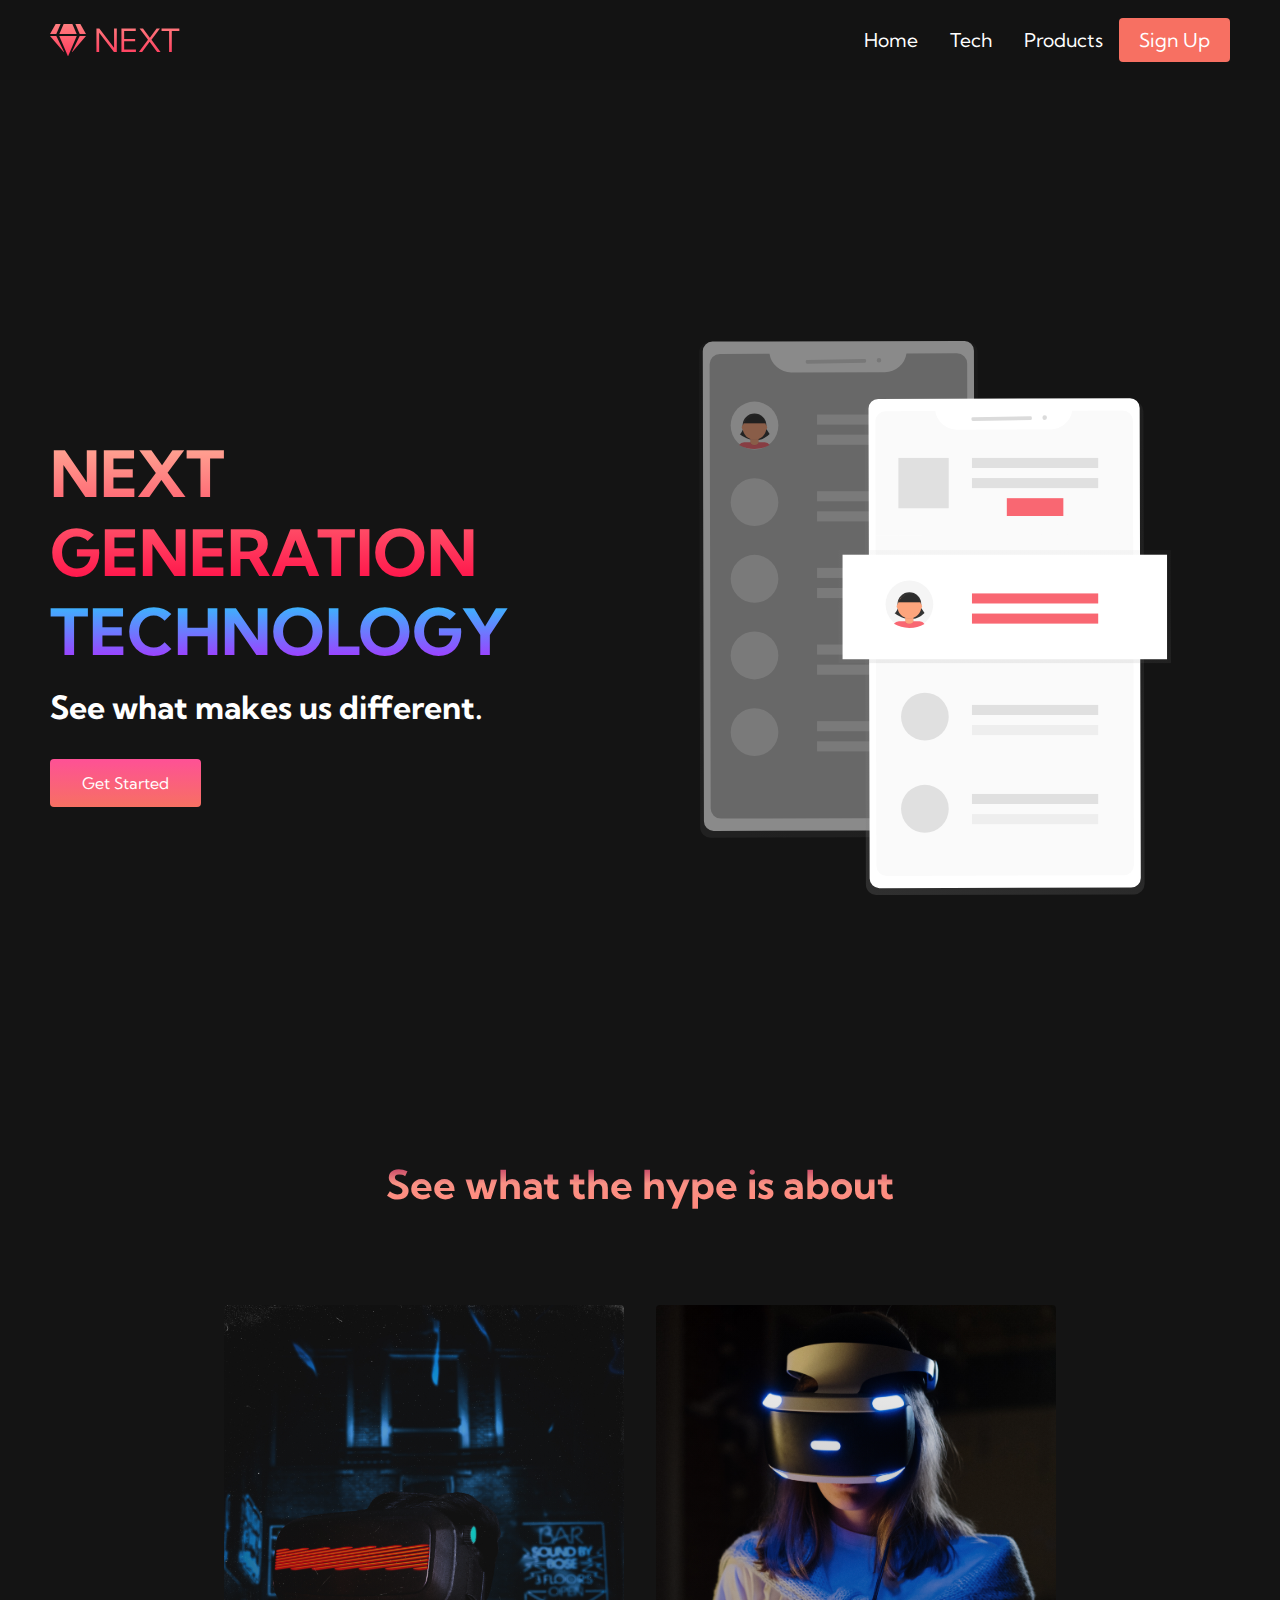
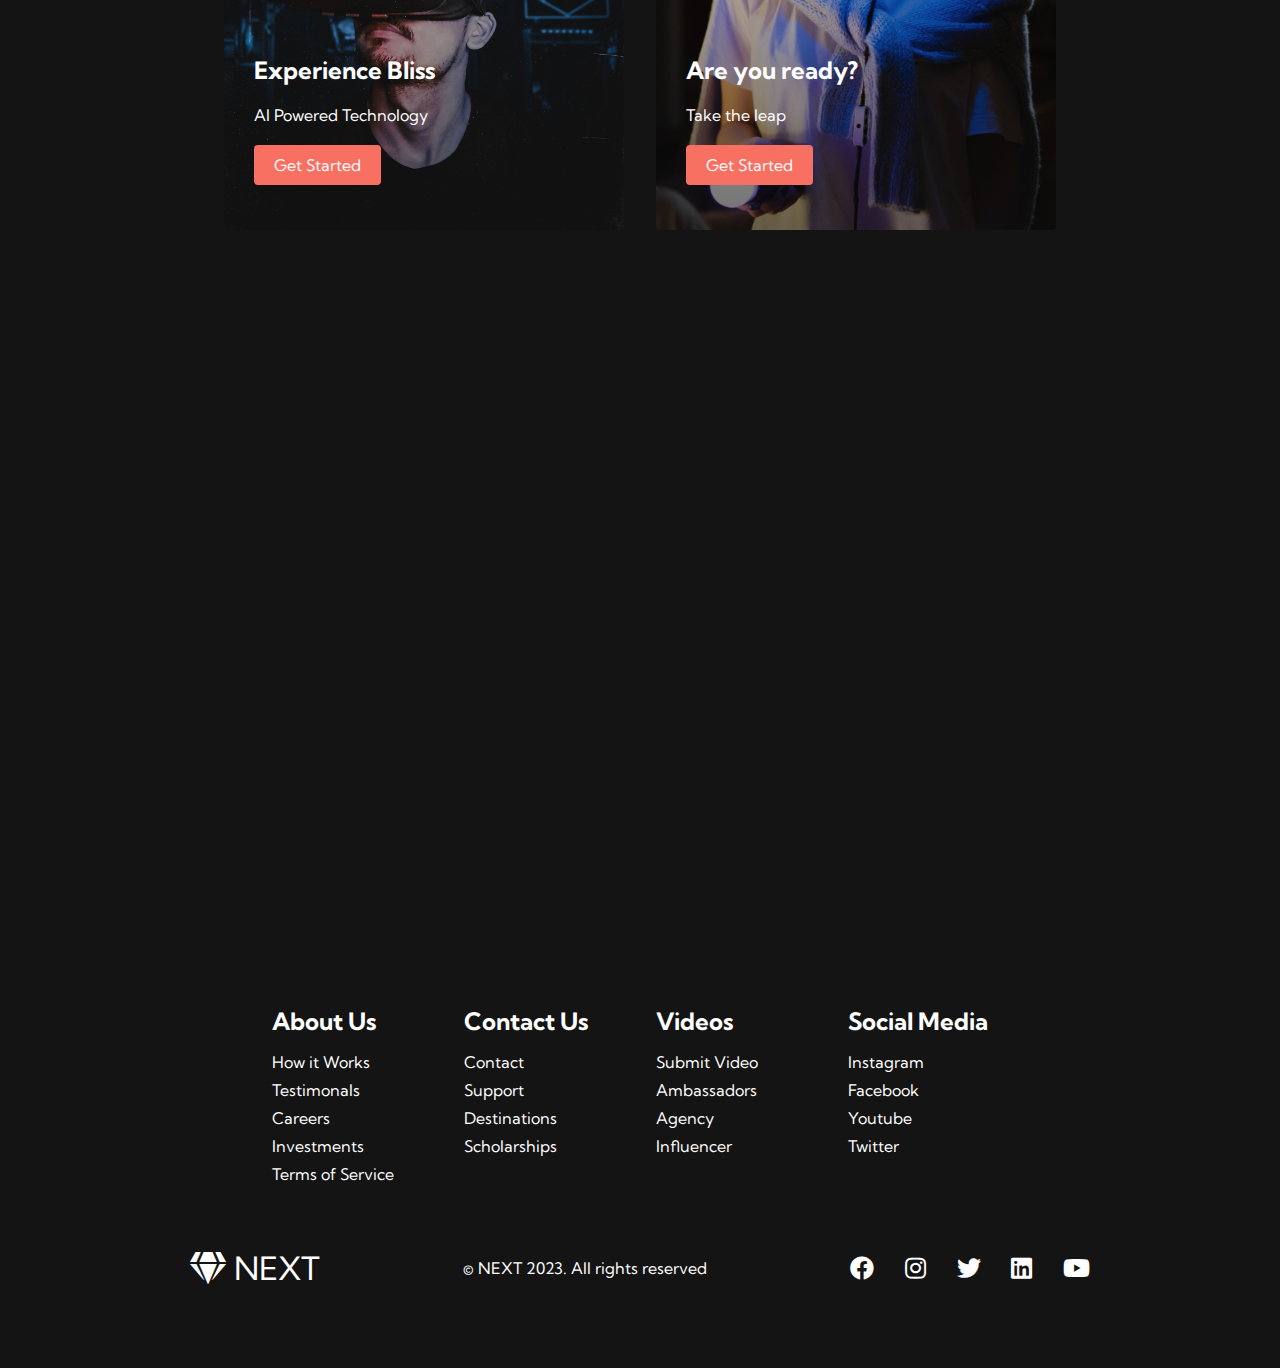
<file: index.html>
<!DOCTYPE html>
<html lang="en">
  <head>
    <meta charset="UTF-8" />
    <meta http-equiv="X-UA-Compatible" content="IE=edge" />
    <meta name="viewport" content="width=device-width, initial-scale=1.0" />
    <title>Next website</title>
    <link rel="stylesheet" href="styles.css" />
    <link
      rel="stylesheet"
      href="https://use.fontawesome.com/releases/v5.0.7/css/all.css"
    />
    <link
      href="https://fonts.googleapis.com/css2?family=Kumbh+Sans:wght@400;700&display=swap"
      rel="stylesheet"
    />
  </head>
  <body>

    <!-- Navbar Section -->
    <nav class="navbar">
      <div class="navbar__container">
        <a href="/NextBrandWebsite/" id="navbar__logo"> <i class="fas fa-gem"></i> NEXT</a>
        <div class="navbar__toggle" id="mobile-menu">
          <span class="bar"></span>
          <span class="bar"></span>
          <span class="bar"></span>
        </div>
        <ul class="navbar__menu">
          <li class="navbar__item">
            <a href="/NextBrandWebsite/" class="navbar__links"> Home </a>
          </li>
          <li class="navbar__item">
            <a href="/NextBrandWebsite/tech.html" class="navbar__links"> Tech </a>
          </li>
          <li class="navbar__item">
            <a href="/NextBrandWebsite/" class="navbar__links"> Products </a>
          </li>
          <li class="navbar__btn">
            <a href="/NextBrandWebsite/" class="button"> Sign Up</a>
          </li>
        </ul>
      </div>
    </nav>

    <!-- Hero Section -->
    <div class="main">
      <div class="main__container">
        <div class="main__content">
          <h1>NEXT GENERATION</h1>
          <h2>TECHNOLOGY</h2>
          <p>See what makes us different.</p>
          <button class="main__btn"><a href="/NextBrandWebsite">Get Started</a></button>
        </div>
        <div class="main__img--container">
          <img src="images/pic1.svg" alt="pic" id="main__img" />
        </div>
      </div>
    </div>

    <!-- Services Sector -->
    <div class="services">
        <h1>See what the hype is about</h1>
        <div class="services__container">
        <div class="services__card">
            <h2>Experience Bliss</h2>
            <p>AI Powered Technology</p>
            <button>Get Started</button>
        </div>
        <div class="services__card">
            <h2>Are you ready?</h2>
            <p>Take the leap</p>
            <button>Get Started</button>
        </div>
    </div>
    </div>

    <!-- Footer Section -->
    <div class="footer__container">
        <div class="footer__links">
            <div class="footer__link--wrapper">
                <div class="footer__link--items">
                    <h2>About Us</h2>
                    <a href="/sign__up">How it Works</a>
                    <a href="/">Testimonals</a>
                    <a href="/">Careers</a>
                    <a href="/">Investments</a>
                    <a href="/">Terms of Service</a>
                </div>
                <div class="footer__link--items">
                    <h2>Contact Us</h2>
                    <a href="/">Contact</a>
                    <a href="/">Support</a>
                    <a href="/">Destinations</a>
                    <a href="/">Scholarships</a>
                </div>
            </div>
            <div class="footer__link--wrapper">
                <div class="footer__link--items">
                    <h2>Videos</h2>
                    <a href="/">Submit Video</a>
                    <a href="/">Ambassadors</a>
                    <a href="/">Agency</a>
                    <a href="/">Influencer</a>
                </div>
                <div class="footer__link--items">
                    <h2>Social Media</h2>
                    <a href="/">Instagram</a>
                    <a href="/">Facebook</a>
                    <a href="/">Youtube</a>
                    <a href="/">Twitter</a>
                </div>
            </div>
        </div>
        <div class="social__media">
            <div class="social__media--wrap">
                <div class="footer__logo">
                    <a href="/" id="footer__logo"><i class="fas fa-gem"></i>NEXT</a>
                </div>
                <p class="website__rights">	&#169; NEXT 2023. All rights reserved</p>
                <div class="social__icons">
                    <a href="/" class="social__icon--link" target="_blank">
                        <i class="fab fa-facebook"></i>
                    </a>
                    <a href="/" class="social__icon--link" target="_blank">
                        <i class="fab fa-instagram"></i>
                    </a>
                    <a href="/" class="social__icon--link" target="_blank">
                        <i class="fab fa-twitter"></i>
                    </a>
                    <a href="/" class="social__icon--link" target="_blank">
                        <i class="fab fa-linkedin"></i>
                    </a>
                    <a href="/" class="social__icon--link" target="_blank">
                        <i class="fab fa-youtube"></i>
                    </a>
                </div>
            </div>
        </div>
    </div>
    <script src="app.js"></script>
  </body>
</html>
</file>
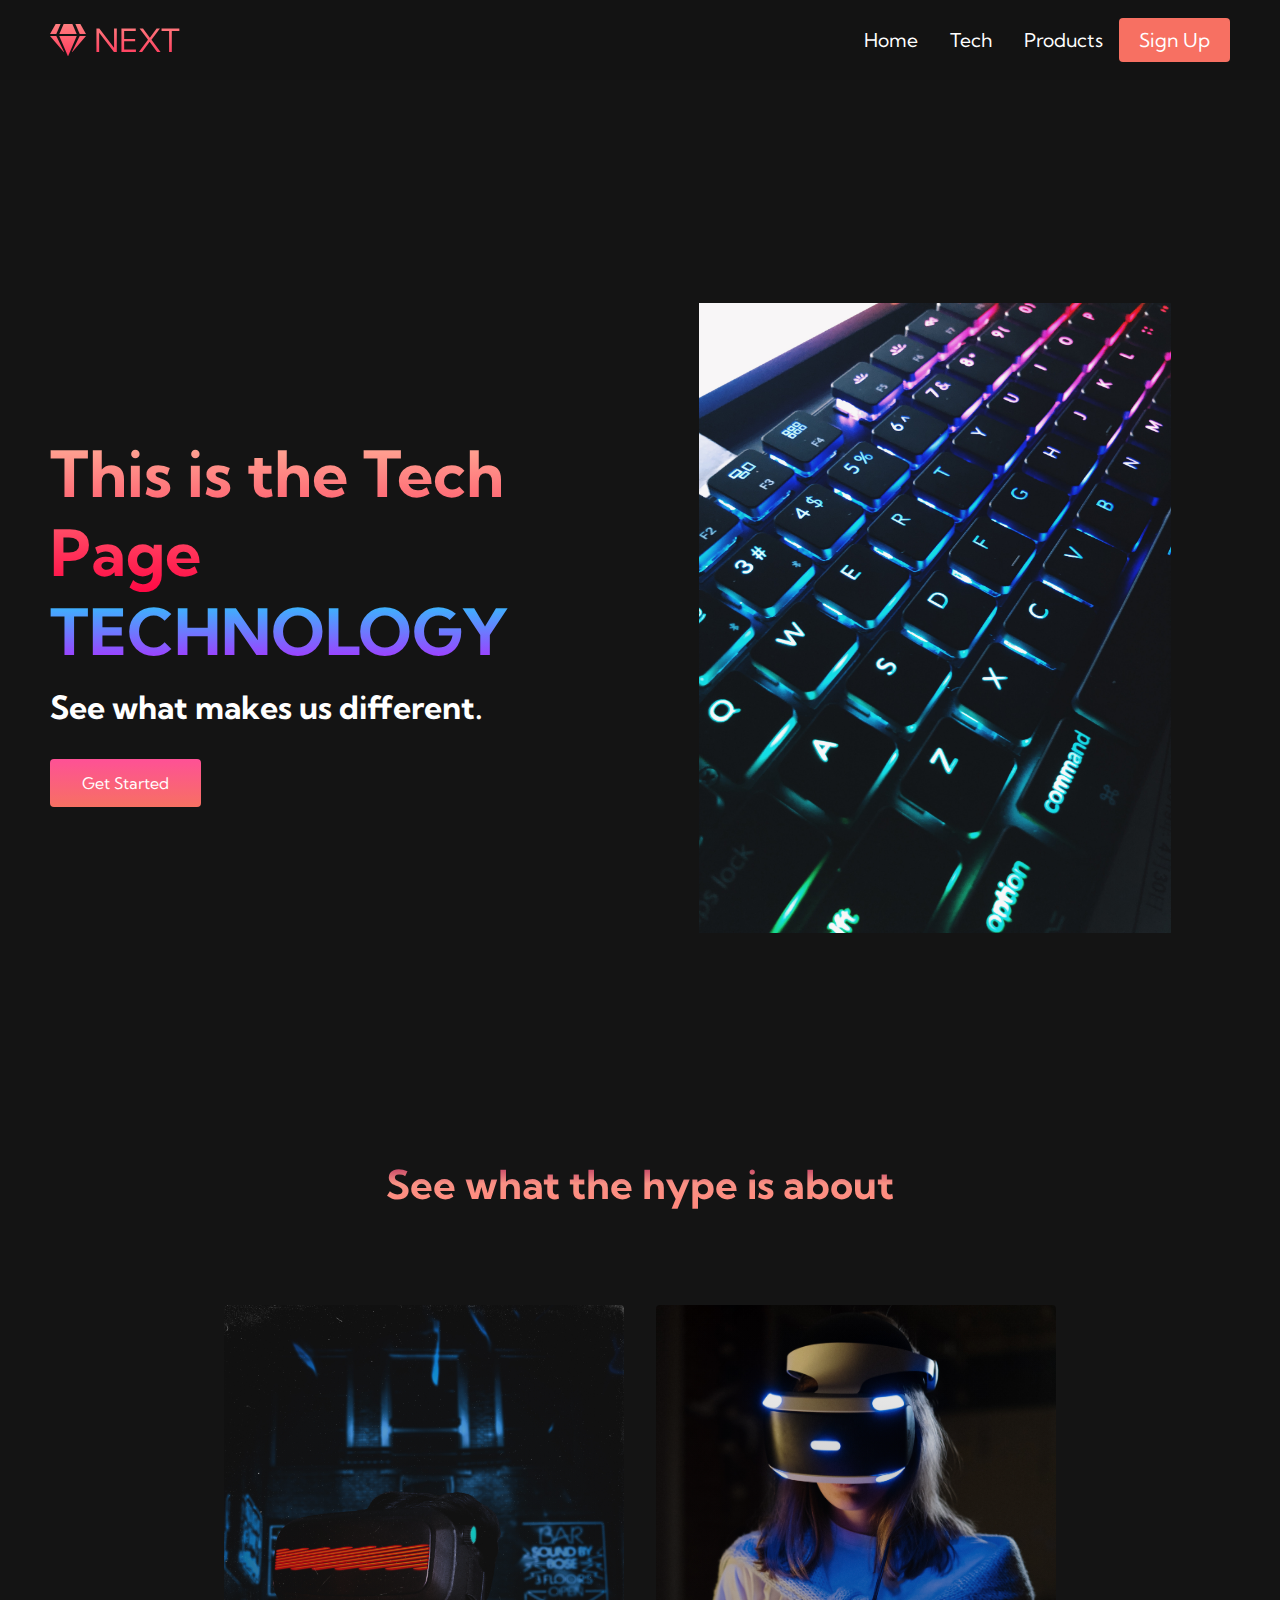
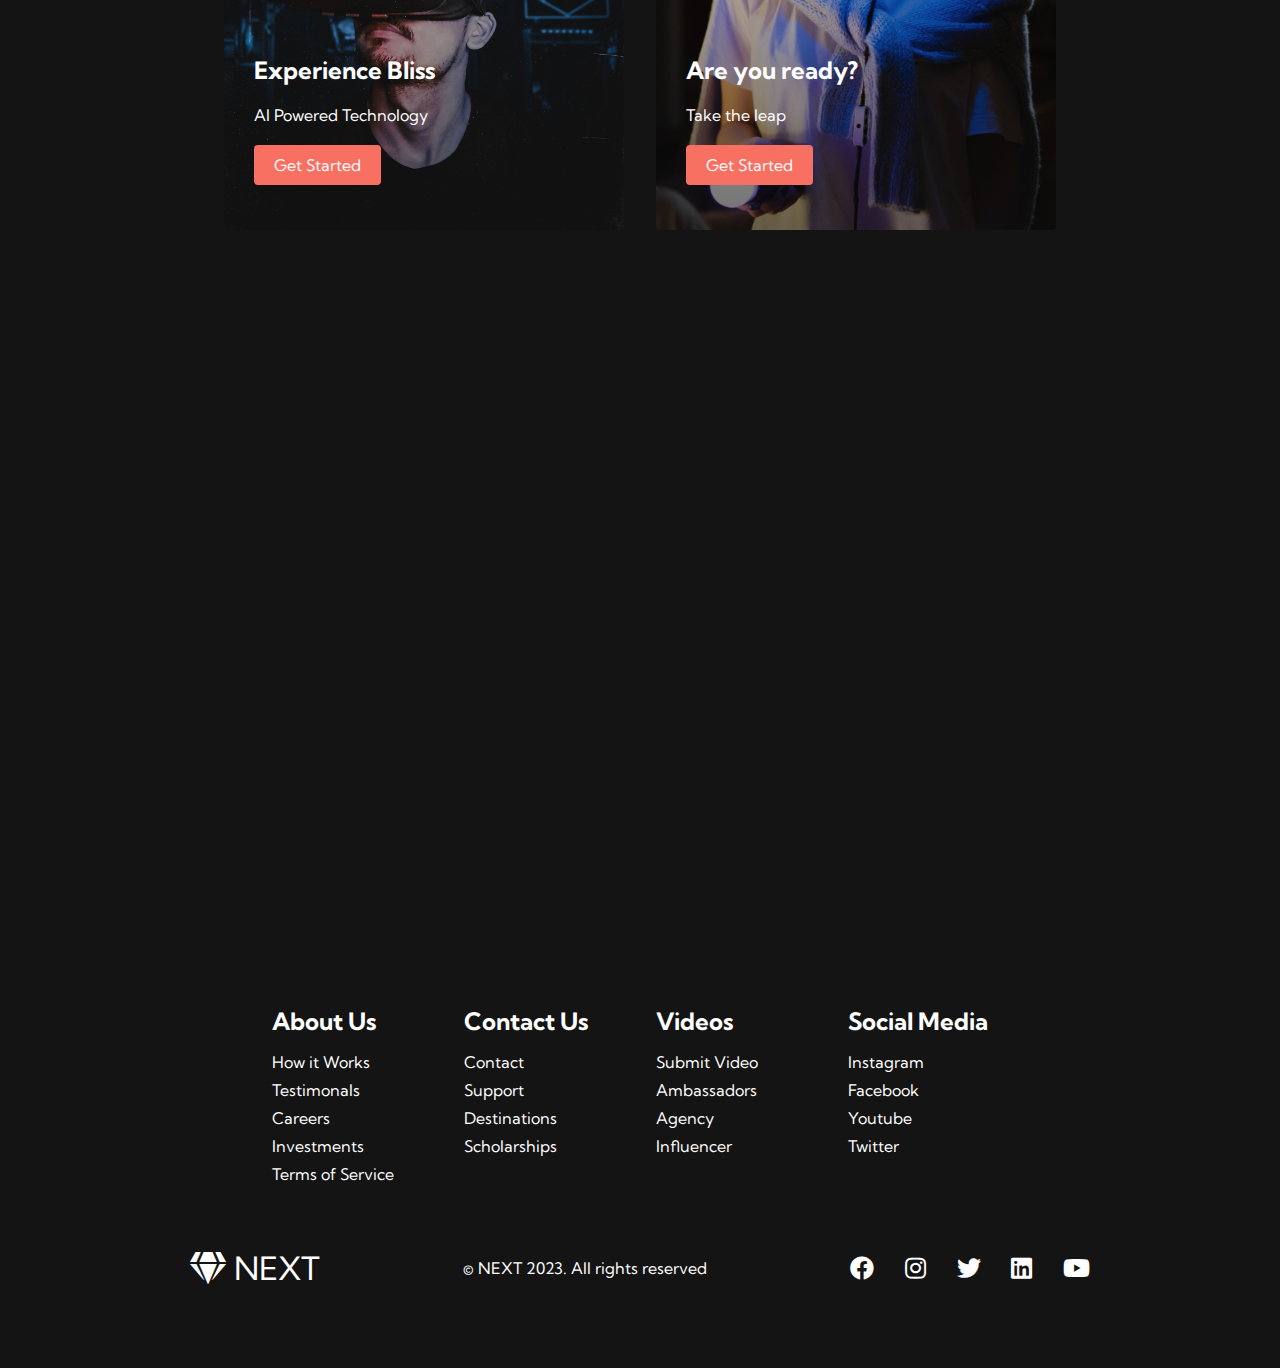
<file: tech.html>
<!DOCTYPE html>
<html lang="en">
  <head>
    <meta charset="UTF-8" />
    <meta http-equiv="X-UA-Compatible" content="IE=edge" />
    <meta name="viewport" content="width=device-width, initial-scale=1.0" />
    <title>Next website</title>
    <link rel="stylesheet" href="styles.css" />
    <link
      rel="stylesheet"
      href="https://use.fontawesome.com/releases/v5.0.7/css/all.css"
    />
    <link
      href="https://fonts.googleapis.com/css2?family=Kumbh+Sans:wght@400;700&display=swap"
      rel="stylesheet"
    />
  </head>
  <body>

   <!-- Navbar Section -->
    <nav class="navbar">
      <div class="navbar__container">
        <a href="/NextBrandWebsite/" id="navbar__logo"> <i class="fas fa-gem"></i> NEXT</a>
        <div class="navbar__toggle" id="mobile-menu">
          <span class="bar"></span>
          <span class="bar"></span>
          <span class="bar"></span>
        </div>
        <ul class="navbar__menu">
          <li class="navbar__item">
            <a href="/NextBrandWebsite/" class="navbar__links"> Home </a>
          </li>
          <li class="navbar__item">
            <a href="/NextBrandWebsite/tech.html" class="navbar__links"> Tech </a>
          </li>
          <li class="navbar__item">
            <a href="/NextBrandWebsite/" class="navbar__links"> Products </a>
          </li>
          <li class="navbar__btn">
            <a href="/NextBrandWebsite/" class="button"> Sign Up</a>
          </li>
        </ul>
      </div>
    </nav>
    <!-- Hero Section -->
    <div class="main">
      <div class="main__container">
        <div class="main__content">
          <h1>This is the Tech Page</h1>
          <h2>TECHNOLOGY</h2>
          <p>See what makes us different.</p>
          <button class="main__btn"><a href="/NextBrandWebsite/">Get Started</a></button>
        </div>
        <div class="main__img--container">
          <img src="images/pic2.jpg" alt="pic" id="main__img" />
        </div>
      </div>
    </div>

    <!-- Services Sector -->
    <div class="services">
        <h1>See what the hype is about</h1>
        <div class="services__container">
        <div class="services__card">
            <h2>Experience Bliss</h2>
            <p>AI Powered Technology</p>
            <button>Get Started</button>
        </div>
        <div class="services__card">
            <h2>Are you ready?</h2>
            <p>Take the leap</p>
            <button>Get Started</button>
        </div>
    </div>
    </div>

    <!-- Footer Section -->
    <div class="footer__container">
        <div class="footer__links">
            <div class="footer__link--wrapper">
                <div class="footer__link--items">
                    <h2>About Us</h2>
                    <a href="/sign__up">How it Works</a>
                    <a href="/">Testimonals</a>
                    <a href="/">Careers</a>
                    <a href="/">Investments</a>
                    <a href="/">Terms of Service</a>
                </div>
                <div class="footer__link--items">
                    <h2>Contact Us</h2>
                    <a href="/">Contact</a>
                    <a href="/">Support</a>
                    <a href="/">Destinations</a>
                    <a href="/">Scholarships</a>
                </div>
            </div>
            <div class="footer__link--wrapper">
                <div class="footer__link--items">
                    <h2>Videos</h2>
                    <a href="/">Submit Video</a>
                    <a href="/">Ambassadors</a>
                    <a href="/">Agency</a>
                    <a href="/">Influencer</a>
                </div>
                <div class="footer__link--items">
                    <h2>Social Media</h2>
                    <a href="/">Instagram</a>
                    <a href="/">Facebook</a>
                    <a href="/">Youtube</a>
                    <a href="/">Twitter</a>
                </div>
            </div>
        </div>
        <div class="social__media">
            <div class="social__media--wrap">
                <div class="footer__logo">
                    <a href="/" id="footer__logo"><i class="fas fa-gem"></i>NEXT</a>
                </div>
                <p class="website__rights">	&#169; NEXT 2023. All rights reserved</p>
                <div class="social__icons">
                    <a href="/" class="social__icon--link" target="_blank">
                        <i class="fab fa-facebook"></i>
                    </a>
                    <a href="/" class="social__icon--link" target="_blank">
                        <i class="fab fa-instagram"></i>
                    </a>
                    <a href="/" class="social__icon--link" target="_blank">
                        <i class="fab fa-twitter"></i>
                    </a>
                    <a href="/" class="social__icon--link" target="_blank">
                        <i class="fab fa-linkedin"></i>
                    </a>
                    <a href="/" class="social__icon--link" target="_blank">
                        <i class="fab fa-youtube"></i>
                    </a>
                </div>
            </div>
        </div>
    </div>
    <script src="app.js"></script>
  </body>
</html>
</file>
<file: styles.css>
* {
  box-sizing: border-box;
  margin: 0;
  padding: 0;
  font-family: "Kumbh Sans", sans-serif;
}

.navbar {
  background: #131313;
  height: 80px;
  display: flex;
  justify-content: center;
  align-items: center;
  font-size: 1.2rem;
  position: sticky;
  top: 0;
  z-index: 999;
}

.navbar__container {
  display: flex;
  justify-content: space-between;
  height: 80px;
  z-index: 1;
  width: 100%;
  max-width: 1300px;
  margin: 0 auto;
  padding: 0 50px;
}

#navbar__logo {
  background-color: #ff8177;
  background-image: linear-gradient(to top, #ff0844 0%, #ffb199 100%);
  background-size: 100%;
  -webkit-background-clip: text;
  -moz-background-clip: text;
  -webkit-text-fill-color: transparent;
  /* this is for chrome and safri */
  -moz-text-fill-color: transparent;
  /* this is for morzilla */
  display: flex;
  align-items: center;
  cursor: pointer;
  text-decoration: none;
  font-size: 2rem;
}

.fa-gem {
  margin-right: 0.5rem;
}

.navbar__menu {
  display: flex;
  align-items: center;
  list-style: none;
  text-align: center;
}
.navbar__item {
  height: 80px;
}

.navbar__links {
  color: #fff;
  display: flex;
  align-items: center;
  justify-content: center;
  text-decoration: none;
  padding: 0 1rem;
  height: 100%;
}
.navbar__btn {
  display: flex;
  align-items: center;
  justify-content: center;
  pad: 0 1rem;
  width: 100%;
}

.button {
  display: flex;
  align-items: center;
  justify-content: center;
  text-decoration: none;
  padding: 10px 20px;
  height: 100%;
  width: 100%;
  border: none;
  outline: none;
  border-radius: 4px;
  background: #f77062;
  color: #fff;
}

.button:hover {
  background: #4837ff;
  transition: all 0.3s ease;
}

.navbar__links:hover {
  color: #f77062;
  transition: all 0.3s ease;
}

@media screen and (max-width: 960px) {
  .navbar__container {
    display: flex;
    justify-content: space-between;
    height: 80px;
    z-index: 1;
    width: 100%;
    max-width: 1300px;
    padding: 0;
  }
  .navbar__menu {
    display: grid;
    grid-template-columns: auto;
    margin: 0;
    width: 100%;
    position: absolute;
    top: -1000px;
    opacity: 0;
    transition: all 0.5s ease;
    height: 50vh;
    z-index: -1;
    background: #131313;
  }

  .navbar__menu.active {
    background: #131313;
    top: 100%;
    opacity: 1;
    transition: all 0.5s ease;
    z-index: 99;
    height: 50vh;
    font-size: 1.6rem;
  }

  #navbar__logo {
    padding-left: 25px;
  }
  .navbar__toggle .bar {
    width: 25px;
    height: 3px;
    margin: 5px auto;
    transition: all 0.3 ease-in-out;
    background: #fff;
  }

  .navbar__item {
    width: 100%;
  }
  .navbar__links {
    text-align: center;
    padding: 2rem;
    width: 100%;
    display: table;
  }
  #mobile-menu {
    position: absolute;
    top: 20%;
    right: 5%;
    transform: translate(5%, 20%);
  }
  .navbar__btn {
    padding-bottom: 2rem;
  }
  .button {
    display: flex;
    justify-content: center;
    align-items: center;
    width: 80%;
    height: 80px;
    margin: 0;
  }
  .navbar__toggle .bar {
    display: block;
    cursor: pointer;
  }

  #mobile-menu.is-active .bar:nth-child(2) {
    opacity: 0;
  }

  #mobile-menu.is-active .bar:nth-child(1) {
    transform: translateY(8px) rotate(45deg);
  }
  #mobile-menu.is-active .bar:nth-child(3) {
    transform: translateY(-8px) rotate(-45deg);
  }
}

/* Hero Section CSS */
.main {
  background-color: #141414;
}
.main__container {
  display: grid;
  grid-template-columns: 1fr 1fr;
  align-items: center;
  justify-self: center;
  margin: 0 auto;
  height: 120vh;
  background-color: #141414;
  z-index: 1;
  width: 100%;
  max-width: 1300px;
  padding: 0 50px;
}

.main__content h1 {
  font-size: 4rem;
  background-color: #ff8177;
  background-image: linear-gradient(to top, #ff0844 0%, #ffb199 100%);
  background-size: 100%;
  -webkit-background-clip: text;
  -moz-background-clip: text;
  -webkit-text-fill-color: transparent;
  /* this is for chrome and safri */
  -moz-text-fill-color: transparent;
  /* this is for morzilla */
}
.main__content h2 {
  font-size: 4rem;
  background-color: #ff8177;
  background-image: linear-gradient(to top, #b721ff 0%, #21d4fd 100%);
  background-size: 100%;
  -webkit-background-clip: text;
  -moz-background-clip: text;
  -webkit-text-fill-color: transparent;
  /* this is for chrome and safri */
  -moz-text-fill-color: transparent;
  /* this is for morzilla */
}
.main__content p {
  margin-top: 1rem;
  font-size: 2rem;
  font-weight: 700;
  color: #fff;
}
.main__btn {
  font-size: 1rem;
  background-image: linear-gradient(to top, #f77062 0%, #fe5196 100%);
  padding: 14px 32px;
  border: none;
  border-radius: 4px;
  color: #fff;
  margin-top: 2rem;
  cursor: pointer;
  position: relative;
  transition: all 0.35s;
  outline: none;
}

.main__btn a {
  position: relative;
  z-index: 2;
  color: #fff;
  text-decoration: none;
}
.main__btn:after {
  position: absolute;
  content: "";
  top: 0;
  left: 0;
  width: 0;
  height: 100%;
  background: #4837ff;
  transition: all 0.35s;
  border-radius: 4px;
}

.main__btn:hover {
  color: #fff;
}
.main__btn:hover:after {
  width: 100%;
}

.main__img--container {
  text-align: center;
}

#main__img {
  height: 80%;
  width: 80%;
}

/* Mobile Response */
@media screen and (max-width: 768px) {
  .main__container {
    display: grid;
    grid-template-columns: auto;
    align-items: center;
    justify-self: center;
    width: 100%;
    margin: 0 auto;
    height: 160vh;
  }
  .main__content {
    text-align: center;
    margin-bottom: 4rem;
  }
  .main__content h1 {
    font-size: 2.5rem;
    margin-top: 2rem;
  }

  .main__content h2 {
    font-size: 3rem;
  }

  .main__content p {
    margin-top: 1rem;
    font-size: 1.5rem;
  }
}

@media screen and (max-width: 480px) {
  .main__content h1 {
    font-size: 2rem;
    margin-top: 3rem;
  }

  .main__content h2 {
    font-size: 2rem;
  }

  .main__content p {
    margin-top: 2rem;
    font-size: 1.5rem;
  }
  .mian__btn {
    padding: 12px 36px;
    margin: 2.5rem;
  }
}

/* Services Section Css */
.services {
  background: #141414;
  display: flex;
  flex-direction: column;
  align-items: center;
  height: 150vh;
}
.services h1 {
  background-color: #ff8177;
  background-image: linear-gradient(
    to top,
    #ff8177 0%,
    #ff867a 0%,
    #ff8c7f 21%,
    #f99185 52%,
    #cf556c 78%,
    #b12a5b 100%
  );
  background-size: 100%;
  margin-bottom: 5rem;
  font-size: 2.5rem;
  -webkit-background-clip: text;
  -moz-background-clip: text;
  -webkit-text-fill-color: transparent;
  -moz-text-fill-color: transparent;
}

.services__container {
  display: flex;

  justify-content: center;
  flex-wrap: wrap;
}

.services__card {
  margin: 1rem;
  height: 525px;
  width: 400px;
  border-radius: 4px;
  background-image: linear-gradient(
      to bottom,
      rgba(0, 0, 0, 0) 0%,
      rgba(17, 17, 17, 0.6) 100%
    ),
    url("/images/pic3.jpg");
  background-size: cover;
  position: relative;
  color: #fff;
}

.services__card:nth-child(2) {
  background-image: linear-gradient(
      to bottom,
      rgba(0, 0, 0, 0) 0%,
      rgba(17, 17, 17, 0.6) 100%
    ),
    url("/images/pic4.jpg");
}
.services h2 {
  position: absolute;
  top: 350px;
  left: 30px;
}

.services__card p {
  position: absolute;
  top: 400px;
  left: 30px;
}

.services__card button {
  color: #fff;
  padding: 10px 20px;
  border: none;
  outline: none;
  border-radius: 4px;
  background: #f77062;
  position: absolute;
  top: 440px;
  left: 30px;
  font-size: 1rem;
  cursor: pointer;
}

.services__card:hover {
  transform: scale(1.075);
  transition: 0.2s ease-in;
  cursor: pointer;
}

@media screen and (max-width: 960px) {
  .services {
    height: 1600px;
  }
  .services h1 {
    font-size: 2rem;
    margin-top: 12rem;
  }
}
@media screen and (max-width: 480px) {
  .services {
    height: 1400px;
  }
  .services h1 {
    font-size: 1.2rem;
  }
  .services__card {
    width: 300px;
  }
}

/* Footer CSS */
.footer__container {
  background-color: #141414;
  padding: 5rem 0;
  display: flex;
  flex-direction: column;
  justify-content: center;
  align-items: center;
}

#footer__logo {
  color: #fff;
  display: flex;
  align-items: center;
  cursor: pointer;
  text-decoration: none;
  font-size: 2rem;
}
.footer__links {
  width: 100%;
  max-width: 1000px;
  display: flex;
  justify-content: center;
}

.footer__link--wrapper {
  display: flex;
}

.footer__link--items {
  display: flex;
  flex-direction: column;
  align-items: flex-start;
  margin: 16px;
  text-align: left;
  width: 160px;
  box-sizing: border-box;
}
.footer__link--items h2 {
  margin-bottom: 16px;
}

.footer__link--items > h2 {
  color: #fff;
}
.footer__link--items a {
  color: #fff;
  text-decoration: none;
  margin-bottom: 0.5rem;
}
.footer__link--items:hover {
  color: #e9e9e9;
  transition: 0.3s ease-out;
}

/* Social Icons */
.social__icon--link {
  color: #fff;
  font-size: 24px;
}

.social__media {
  max-width: 1000px;
  width: 100%;
}

.social__media--wrap {
  display: flex;
  justify-content: space-between;
  align-items: center;
  width: 90%;
  max-width: 1000px;
  margin: 40px auto 0 auto;
}
.social__icons {
  display: flex;
  justify-content: space-between;
  align-items: center;
  width: 240px;
}

.social__logo {
  color: #fff;
  justify-self: flex-start;
  margin-left: 20px;
  cursor: pointer;
  text-decoration: none;
  font-size: 2rem;
  display: flex;
  align-items: center;
  margin-bottom: 16px;
}

.website__rights {
  color: #fff;
}

@media screen and (max-width: 820px) {
  .footer__links {
    padding-top: 2rem;
  }
  #footer__logo {
    margin-bottom: 2rem;
  }
  .website__rights {
    margin-bottom: 2rem;
  }
  .footer__link--wrapper {
    flex-direction: column;
  }
  .social__media--wrap {
    flex-direction: column;
  }
}
@media screen and (max-width: 480px) {
    .footer__link--items{
        margin: 0;
        padding: 10px;
        width: 100%;
    }
}
</file>
